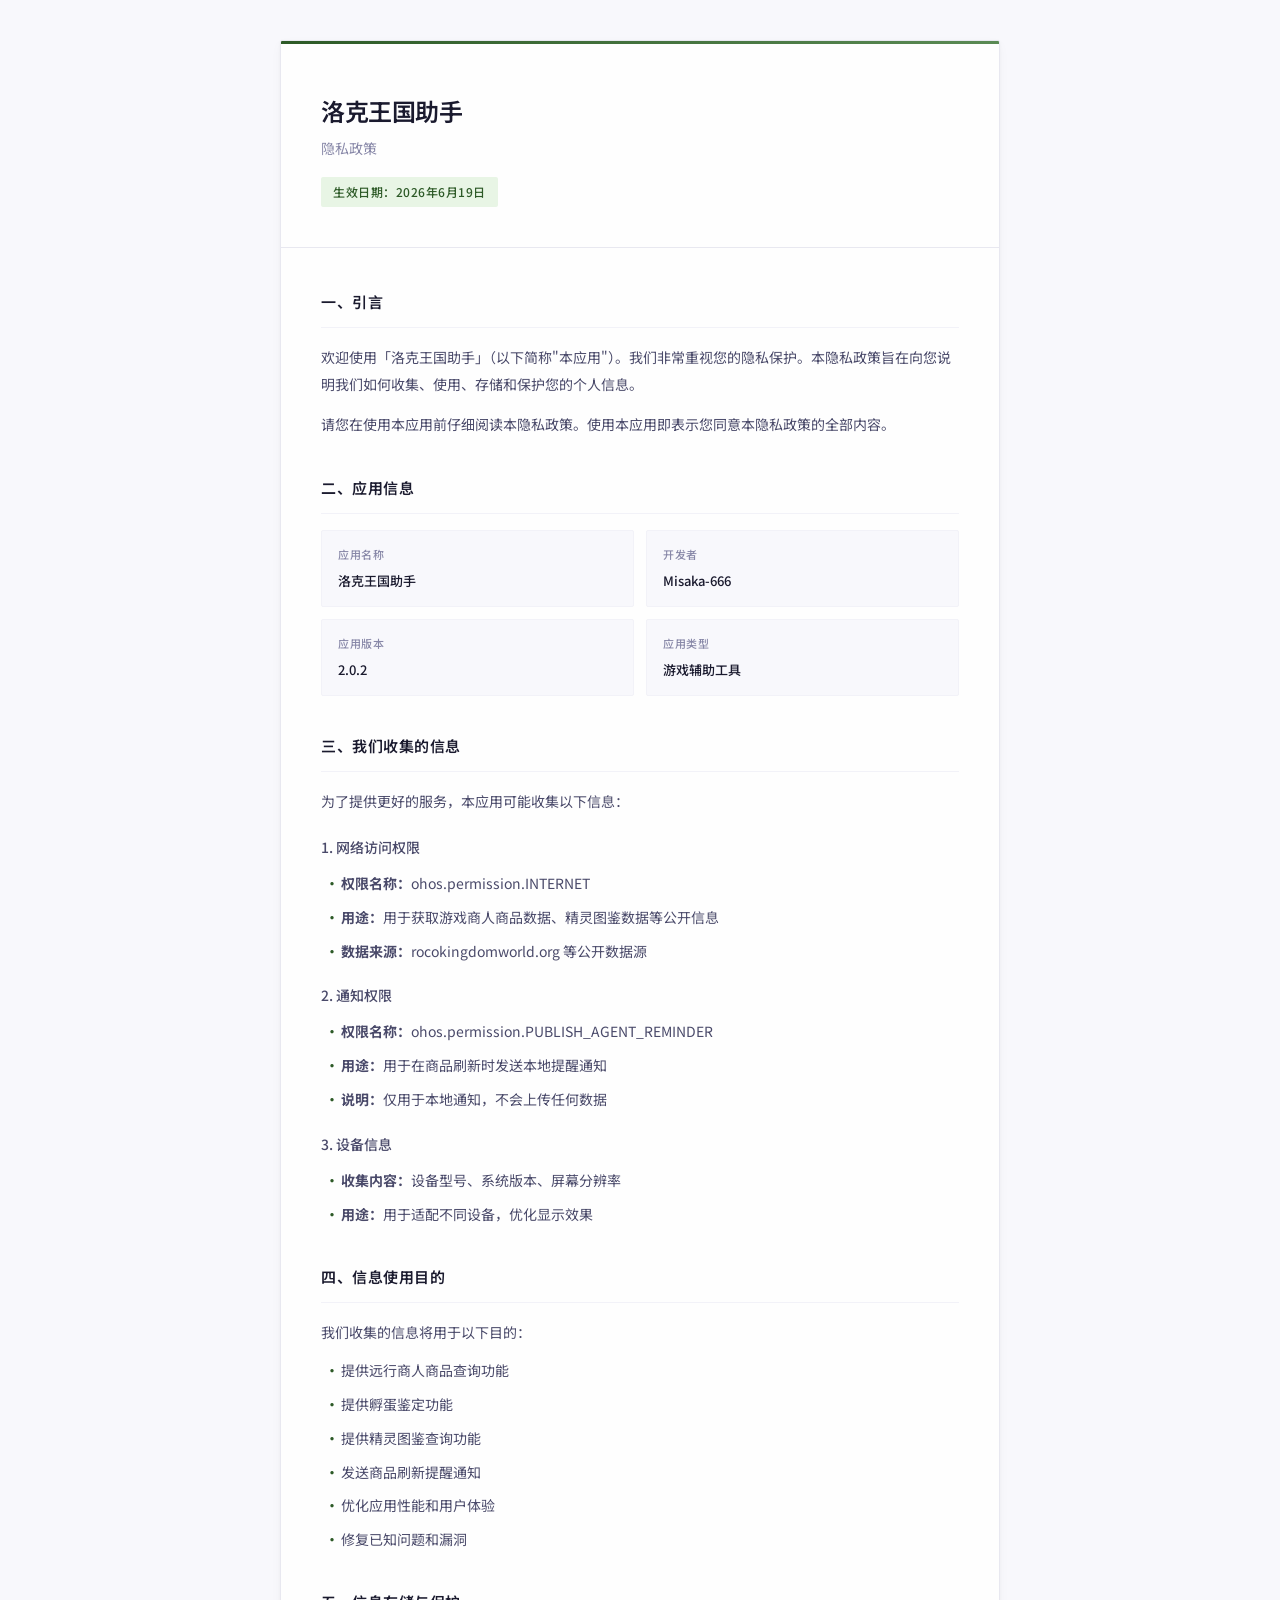
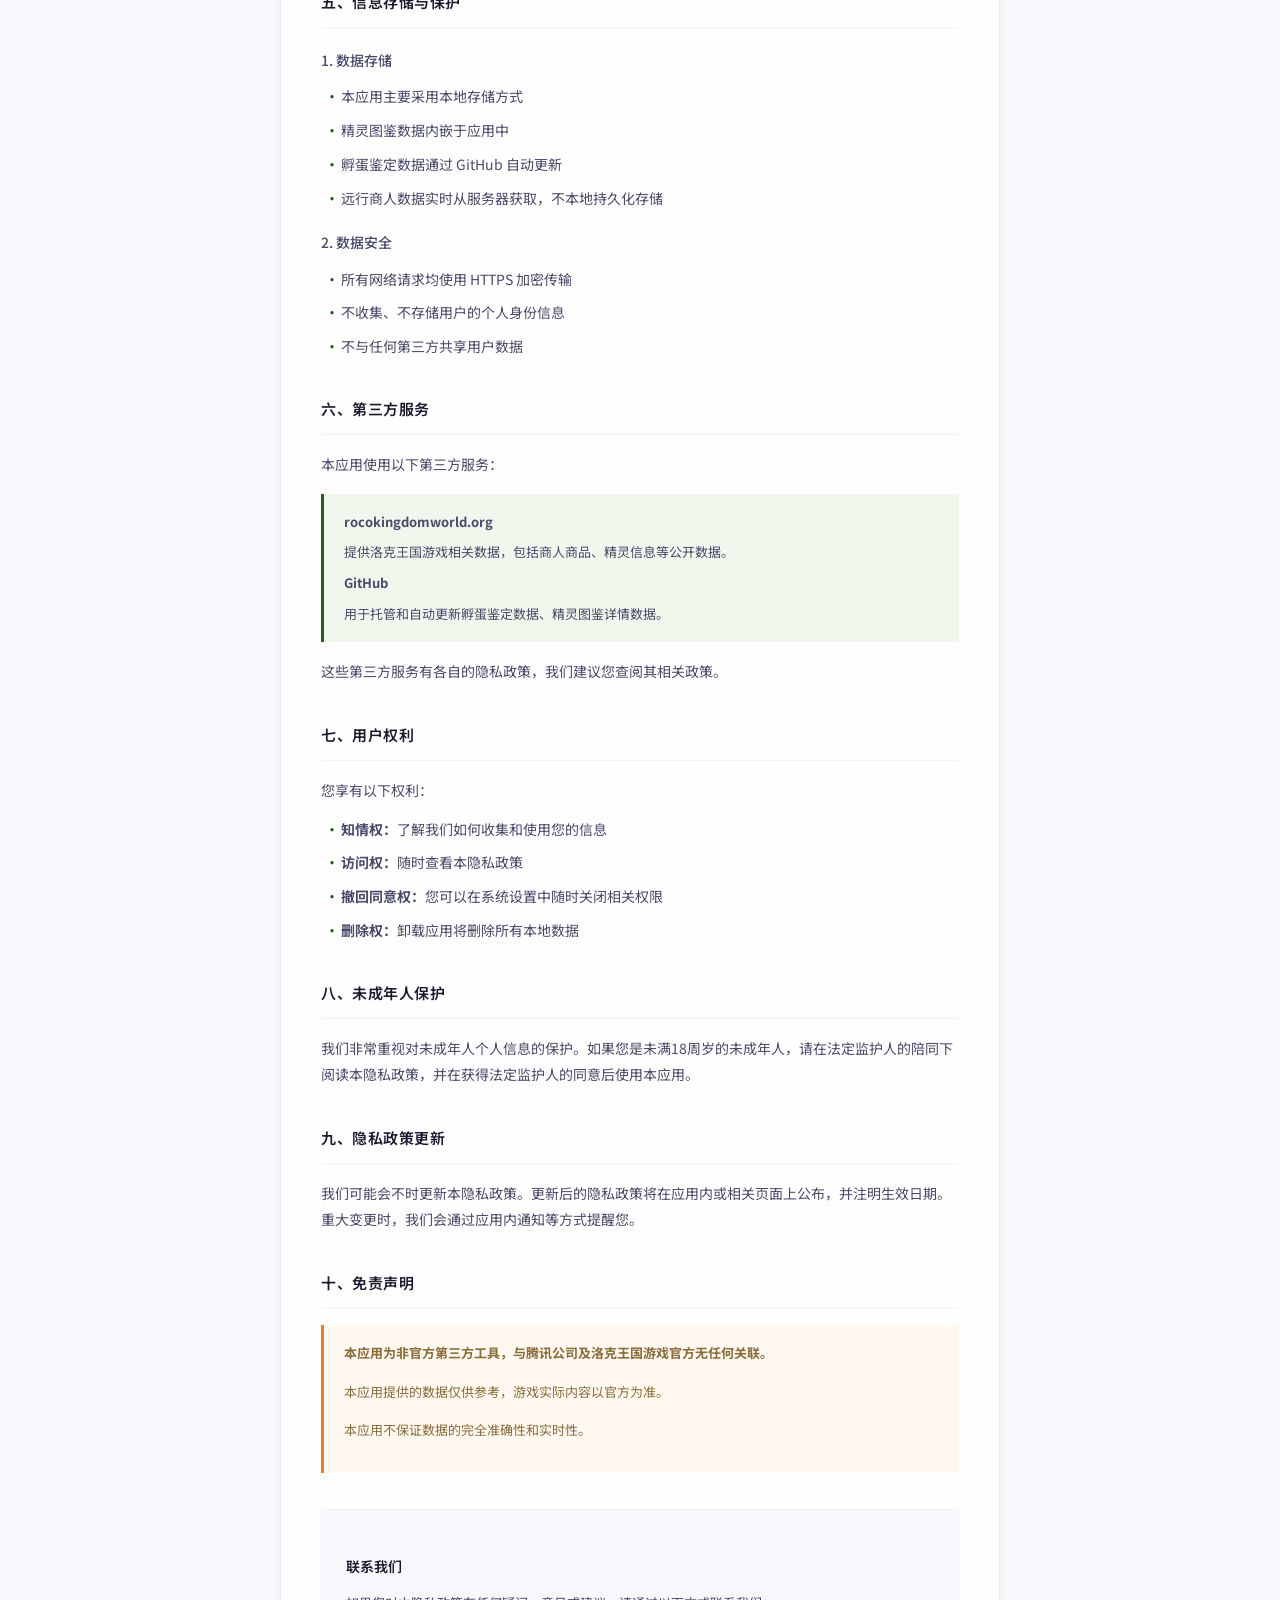
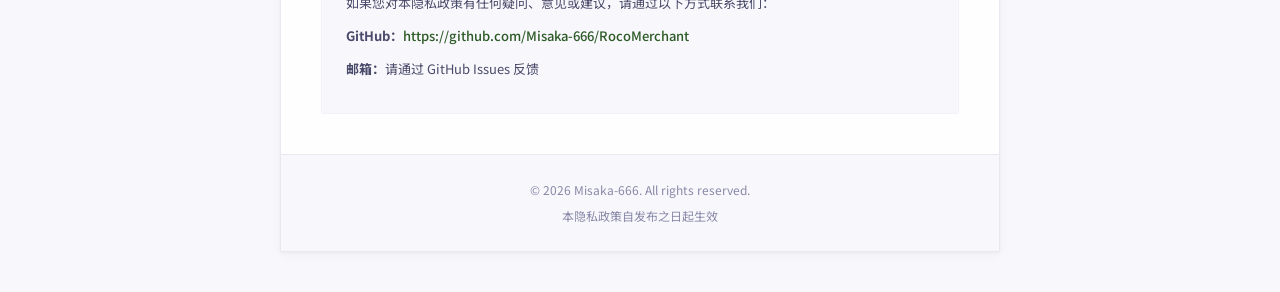
<file: docs/index.html>
<!DOCTYPE html>
<html lang="zh-CN">
<head>
    <meta charset="UTF-8">
    <meta name="viewport" content="width=device-width, initial-scale=1.0">
    <title>洛克王国助手 - 隐私政策</title>
    <style>
        @import url('https://fonts.googleapis.com/css2?family=Noto+Sans+SC:wght@300;400;500;600;700&display=swap');
        
        * {
            margin: 0;
            padding: 0;
            box-sizing: border-box;
        }
        
        :root {
            --ink: #1a1a2e;
            --ink-light: #4a4a6a;
            --ink-muted: #8888a8;
            --surface: #fefefe;
            --surface-dim: #f8f8fc;
            --accent: #2d5a27;
            --accent-light: #e8f5e5;
            --accent-subtle: #f0f8ee;
            --border: #e8e8f0;
            --border-light: #f2f2f8;
        }
        
        body {
            font-family: 'Noto Sans SC', -apple-system, BlinkMacSystemFont, "PingFang SC", "Microsoft YaHei", sans-serif;
            line-height: 1.8;
            color: var(--ink);
            background: var(--surface-dim);
            min-height: 100vh;
            padding: 40px 20px;
            -webkit-font-smoothing: antialiased;
        }
        
        .container {
            max-width: 720px;
            margin: 0 auto;
            background: var(--surface);
            border-radius: 2px;
            box-shadow: 0 1px 3px rgba(0,0,0,0.04), 0 4px 12px rgba(0,0,0,0.03);
            overflow: hidden;
            border: 1px solid var(--border);
        }
        
        .header {
            padding: 48px 40px 40px;
            border-bottom: 1px solid var(--border);
            position: relative;
        }
        
        .header::before {
            content: '';
            position: absolute;
            top: 0;
            left: 0;
            right: 0;
            height: 3px;
            background: linear-gradient(90deg, var(--accent), #5a8a54);
        }
        
        .header h1 {
            font-size: 24px;
            font-weight: 600;
            color: var(--ink);
            margin-bottom: 4px;
            letter-spacing: -0.5px;
        }
        
        .header .subtitle {
            font-size: 14px;
            color: var(--ink-muted);
            font-weight: 400;
        }
        
        .header .effective-date {
            display: inline-block;
            background: var(--accent-light);
            color: var(--accent);
            padding: 4px 12px;
            border-radius: 2px;
            font-size: 12px;
            font-weight: 500;
            margin-top: 16px;
            letter-spacing: 0.5px;
        }
        
        .content {
            padding: 40px;
        }
        
        .section {
            margin-bottom: 36px;
        }
        
        .section:last-child {
            margin-bottom: 0;
        }
        
        .section h2 {
            font-size: 15px;
            font-weight: 600;
            color: var(--ink);
            margin-bottom: 16px;
            padding-bottom: 12px;
            border-bottom: 1px solid var(--border-light);
            letter-spacing: 0.5px;
            text-transform: uppercase;
        }
        
        .section h3 {
            font-size: 14px;
            font-weight: 500;
            color: var(--ink-light);
            margin-top: 20px;
            margin-bottom: 10px;
        }
        
        .section p {
            margin-bottom: 14px;
            color: var(--ink-light);
            font-size: 14px;
            line-height: 1.9;
        }
        
        .section ul {
            margin: 12px 0;
            padding-left: 0;
            list-style: none;
        }
        
        .section li {
            margin-bottom: 10px;
            padding-left: 20px;
            position: relative;
            font-size: 14px;
            color: var(--ink-light);
            line-height: 1.7;
        }
        
        .section li::before {
            content: '·';
            position: absolute;
            left: 4px;
            color: var(--accent);
            font-weight: 600;
        }
        
        .highlight {
            background: var(--accent-subtle);
            border-left: 3px solid var(--accent);
            padding: 16px 20px;
            margin: 16px 0;
            border-radius: 0 2px 2px 0;
        }
        
        .highlight p {
            margin-bottom: 6px;
            font-size: 13px;
        }
        
        .highlight p:last-child {
            margin-bottom: 0;
        }
        
        .info-grid {
            display: grid;
            grid-template-columns: repeat(2, 1fr);
            gap: 12px;
            margin: 16px 0;
        }
        
        .info-item {
            background: var(--surface-dim);
            padding: 14px 16px;
            border-radius: 2px;
            border: 1px solid var(--border-light);
        }
        
        .info-item .label {
            font-size: 11px;
            font-weight: 500;
            color: var(--ink-muted);
            text-transform: uppercase;
            letter-spacing: 0.5px;
            margin-bottom: 4px;
        }
        
        .info-item .value {
            font-size: 13px;
            font-weight: 500;
            color: var(--ink);
        }
        
        .disclaimer {
            background: #fff8f0;
            border-left: 3px solid #e67e22;
            padding: 16px 20px;
            margin: 16px 0;
            border-radius: 0 2px 2px 0;
        }
        
        .disclaimer p {
            color: #8a6d3b;
            font-size: 13px;
        }
        
        .contact-info {
            background: var(--surface-dim);
            border-radius: 2px;
            padding: 24px;
            margin-top: 24px;
            border: 1px solid var(--border-light);
        }
        
        .contact-info h3 {
            color: var(--ink);
            margin-bottom: 12px;
            font-size: 14px;
            font-weight: 600;
        }
        
        .contact-info p {
            font-size: 13px;
            margin-bottom: 8px;
        }
        
        .contact-info a {
            color: var(--accent);
            text-decoration: none;
            font-weight: 500;
            border-bottom: 1px solid transparent;
            transition: border-color 0.2s ease;
        }
        
        .contact-info a:hover {
            border-bottom-color: var(--accent);
        }
        
        .footer {
            background: var(--surface-dim);
            padding: 24px 40px;
            text-align: center;
            font-size: 12px;
            color: var(--ink-muted);
            border-top: 1px solid var(--border);
        }
        
        .footer p {
            margin-bottom: 4px;
        }
        
        .footer p:last-child {
            margin-bottom: 0;
        }
        
        @media (max-width: 600px) {
            body {
                padding: 20px 12px;
            }
            
            .header {
                padding: 32px 24px 28px;
            }
            
            .content {
                padding: 28px 24px;
            }
            
            .info-grid {
                grid-template-columns: 1fr;
            }
            
            .footer {
                padding: 20px 24px;
            }
        }
    </style>
</head>
<body>
    <div class="container">
        <div class="header">
            <h1>洛克王国助手</h1>
            <div class="subtitle">隐私政策</div>
            <div class="effective-date">生效日期：2026年6月19日</div>
        </div>
        
        <div class="content">
            <div class="section">
                <h2>一、引言</h2>
                <p>欢迎使用「洛克王国助手」（以下简称"本应用"）。我们非常重视您的隐私保护。本隐私政策旨在向您说明我们如何收集、使用、存储和保护您的个人信息。</p>
                <p>请您在使用本应用前仔细阅读本隐私政策。使用本应用即表示您同意本隐私政策的全部内容。</p>
            </div>

            <div class="section">
                <h2>二、应用信息</h2>
                <div class="info-grid">
                    <div class="info-item">
                        <div class="label">应用名称</div>
                        <div class="value">洛克王国助手</div>
                    </div>
                    <div class="info-item">
                        <div class="label">开发者</div>
                        <div class="value">Misaka-666</div>
                    </div>
                    <div class="info-item">
                        <div class="label">应用版本</div>
                        <div class="value">2.0.2</div>
                    </div>
                    <div class="info-item">
                        <div class="label">应用类型</div>
                        <div class="value">游戏辅助工具</div>
                    </div>
                </div>
            </div>

            <div class="section">
                <h2>三、我们收集的信息</h2>
                <p>为了提供更好的服务，本应用可能收集以下信息：</p>
                
                <h3>1. 网络访问权限</h3>
                <ul>
                    <li><strong>权限名称：</strong>ohos.permission.INTERNET</li>
                    <li><strong>用途：</strong>用于获取游戏商人商品数据、精灵图鉴数据等公开信息</li>
                    <li><strong>数据来源：</strong>rocokingdomworld.org 等公开数据源</li>
                </ul>
                
                <h3>2. 通知权限</h3>
                <ul>
                    <li><strong>权限名称：</strong>ohos.permission.PUBLISH_AGENT_REMINDER</li>
                    <li><strong>用途：</strong>用于在商品刷新时发送本地提醒通知</li>
                    <li><strong>说明：</strong>仅用于本地通知，不会上传任何数据</li>
                </ul>
                
                <h3>3. 设备信息</h3>
                <ul>
                    <li><strong>收集内容：</strong>设备型号、系统版本、屏幕分辨率</li>
                    <li><strong>用途：</strong>用于适配不同设备，优化显示效果</li>
                </ul>
            </div>

            <div class="section">
                <h2>四、信息使用目的</h2>
                <p>我们收集的信息将用于以下目的：</p>
                <ul>
                    <li>提供远行商人商品查询功能</li>
                    <li>提供孵蛋鉴定功能</li>
                    <li>提供精灵图鉴查询功能</li>
                    <li>发送商品刷新提醒通知</li>
                    <li>优化应用性能和用户体验</li>
                    <li>修复已知问题和漏洞</li>
                </ul>
            </div>

            <div class="section">
                <h2>五、信息存储与保护</h2>
                <h3>1. 数据存储</h3>
                <ul>
                    <li>本应用主要采用本地存储方式</li>
                    <li>精灵图鉴数据内嵌于应用中</li>
                    <li>孵蛋鉴定数据通过 GitHub 自动更新</li>
                    <li>远行商人数据实时从服务器获取，不本地持久化存储</li>
                </ul>
                
                <h3>2. 数据安全</h3>
                <ul>
                    <li>所有网络请求均使用 HTTPS 加密传输</li>
                    <li>不收集、不存储用户的个人身份信息</li>
                    <li>不与任何第三方共享用户数据</li>
                </ul>
            </div>

            <div class="section">
                <h2>六、第三方服务</h2>
                <p>本应用使用以下第三方服务：</p>
                <div class="highlight">
                    <p><strong>rocokingdomworld.org</strong></p>
                    <p>提供洛克王国游戏相关数据，包括商人商品、精灵信息等公开数据。</p>
                    <p><strong>GitHub</strong></p>
                    <p>用于托管和自动更新孵蛋鉴定数据、精灵图鉴详情数据。</p>
                </div>
                <p>这些第三方服务有各自的隐私政策，我们建议您查阅其相关政策。</p>
            </div>

            <div class="section">
                <h2>七、用户权利</h2>
                <p>您享有以下权利：</p>
                <ul>
                    <li><strong>知情权：</strong>了解我们如何收集和使用您的信息</li>
                    <li><strong>访问权：</strong>随时查看本隐私政策</li>
                    <li><strong>撤回同意权：</strong>您可以在系统设置中随时关闭相关权限</li>
                    <li><strong>删除权：</strong>卸载应用将删除所有本地数据</li>
                </ul>
            </div>

            <div class="section">
                <h2>八、未成年人保护</h2>
                <p>我们非常重视对未成年人个人信息的保护。如果您是未满18周岁的未成年人，请在法定监护人的陪同下阅读本隐私政策，并在获得法定监护人的同意后使用本应用。</p>
            </div>

            <div class="section">
                <h2>九、隐私政策更新</h2>
                <p>我们可能会不时更新本隐私政策。更新后的隐私政策将在应用内或相关页面上公布，并注明生效日期。重大变更时，我们会通过应用内通知等方式提醒您。</p>
            </div>

            <div class="section">
                <h2>十、免责声明</h2>
                <div class="disclaimer">
                    <p><strong>本应用为非官方第三方工具，与腾讯公司及洛克王国游戏官方无任何关联。</strong></p>
                    <p>本应用提供的数据仅供参考，游戏实际内容以官方为准。</p>
                    <p>本应用不保证数据的完全准确性和实时性。</p>
                </div>
            </div>

            <div class="section">
                <div class="contact-info">
                    <h3>联系我们</h3>
                    <p>如果您对本隐私政策有任何疑问、意见或建议，请通过以下方式联系我们：</p>
                    <p><strong>GitHub：</strong><a href="https://github.com/Misaka-666/RocoMerchant" target="_blank">https://github.com/Misaka-666/RocoMerchant</a></p>
                    <p><strong>邮箱：</strong>请通过 GitHub Issues 反馈</p>
                </div>
            </div>
        </div>
        
        <div class="footer">
            <p>© 2026 Misaka-666. All rights reserved.</p>
            <p>本隐私政策自发布之日起生效</p>
        </div>
    </div>
</body>
</html>
</file>
